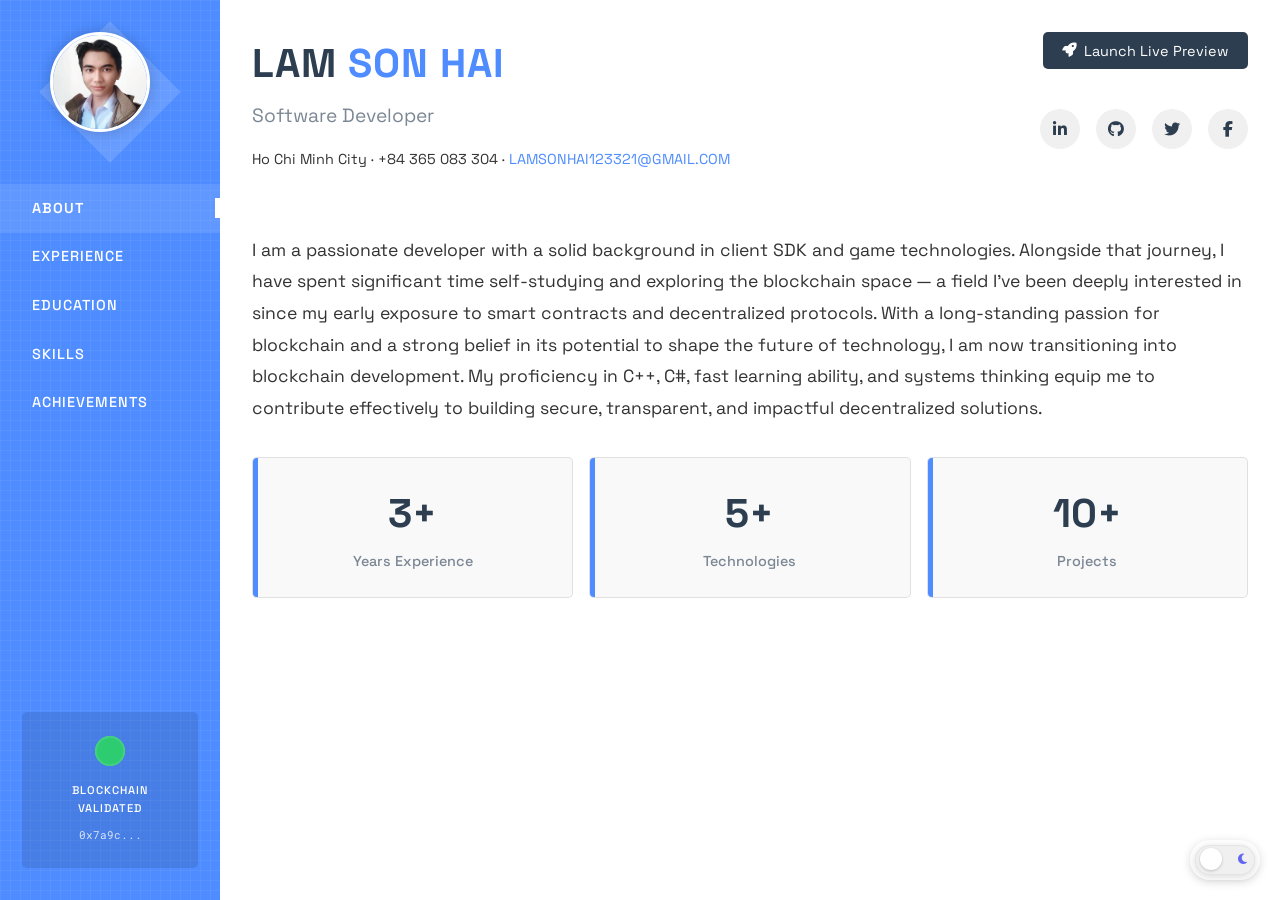
<file: index.html>
<!DOCTYPE html>
<html lang="en" class="light-mode">
<!-- HTML document set up to fit the browser window when viewed in Chrome -->
<head>
    <meta charset="UTF-8">
    <meta name="viewport" content="width=device-width, initial-scale=1.0">
    <title>Lam Son Hai - Blockchain CV</title>
    <link rel="stylesheet" href="styles.css">
    <link rel="stylesheet" href="https://cdnjs.cloudflare.com/ajax/libs/font-awesome/6.4.0/css/all.min.css">
    <style>
        /* Force the page to take up the full browser window */
        html, body {
            margin: 0;
            padding: 0;
            height: 100%;
        }
        
        @media screen and (min-width: 1025px) {
            html, body {
                overflow: hidden;
                height: 100%;
                width: 100%;
            }
        }
        
        @media screen and (max-width: 1024px) {
            html, body {
                overflow-x: hidden;
                overflow-y: auto;
                height: auto;
                min-height: 100%;
            }
        }
        
        body {
            background-image: none !important;
            background-color: var(--background-color);
        }
    </style>
</head>
<body>
    <div class="cv-container">
        <!-- Sidebar Section -->
        <aside class="sidebar">
            <div class="profile-container">
                <div class="profile-image-wrapper">
                    <div class="profile-image">
                        <img src="profile-placeholder.jpg" alt="Lam Son Hai Photo">
                    </div>
                    <div class="profile-hexagon"></div>
                </div>
            </div>
            
            <nav class="sidebar-nav">
                <ul>
                    <li class="active" data-section="about">ABOUT</li>
                    <li data-section="experience">EXPERIENCE</li>
                    <li data-section="education">EDUCATION</li>
                    <li data-section="skills">SKILLS</li>
                    <li data-section="achievements">ACHIEVEMENTS</li>
                </ul>
            </nav>
            
            <div class="blockchain-validation">
                <div class="validation-node">
                    <div class="node-pulse"></div>
                </div>
                <p class="validated-text">BLOCKCHAIN VALIDATED</p>
                <div class="hash-display">0x7a9c...</div>
            </div>
        </aside>

        <!-- Main Content -->
        <main class="main-content">
            <header class="cv-header">
                <div class="header-main">
                    <div class="name-title">
                        <h1 class="name">LAM <span class="highlight">SON HAI</span></h1>
                        <h2 class="subtitle">Software Developer</h2>
                    </div>
                    <div class="contact-info">
                        <p><span>Ho Chi Minh City</span> <span>·</span> <span>+84 365 083 304</span> <span>·</span> <a href="mailto:lamsonhai123321@gmail.com">LAMSONHAI123321@GMAIL.COM</a></p>
                    </div>
                </div>
                <div class="header-actions">
                    <div class="launch-preview">
                        <button id="launchPreview">
                            <i class="fas fa-rocket"></i> Launch Live Preview
                        </button>
                    </div>
                    <div class="social-links">
                        <a href="#" class="social-link"><i class="fab fa-linkedin-in"></i></a>
                        <a href="#" class="social-link"><i class="fab fa-github"></i></a>
                        <a href="#" class="social-link"><i class="fab fa-twitter"></i></a>
                        <a href="#" class="social-link"><i class="fab fa-facebook-f"></i></a>
                    </div>
                </div>
            </header>

            <section id="about" class="cv-section active">
                <div class="section-content">
                    <p class="summary">I am a passionate developer with a solid background in client SDK and game technologies. Alongside that journey, I have spent significant time self-studying and exploring the blockchain space — a field I’ve been deeply interested in since my early exposure to smart contracts and decentralized protocols. With a long-standing passion for blockchain and a strong belief in its potential to shape the future of technology, I am now transitioning into blockchain development. My proficiency in C++, C#, fast learning ability, and systems thinking equip me to contribute effectively to building secure, transparent, and impactful decentralized solutions.</p>
                    
                    <div class="blockchain-stats">
                        <div class="stat-item">
                            <div class="stat-value">3+</div>
                            <div class="stat-label">Years Experience</div>
                        </div>
                        <div class="stat-item">
                            <div class="stat-value">5+</div>
                            <div class="stat-label">Technologies</div>
                        </div>
                        <div class="stat-item">
                            <div class="stat-value">10+</div>
                            <div class="stat-label">Projects</div>
                        </div>
                    </div>
                </div>
            </section>

            <section id="experience" class="cv-section">
                <div class="section-content">
                    <div class="experience-item">
                        <div class="experience-header">
                            <h3 class="position">CLIENT SDK DEVELOPER</h3>
                            <div class="date-range">NOV 2023 - PRESENT</div>
                        </div>
                        <h4 class="company">Smilegate</h4>
                        <ul class="experience-details">
                            <li><strong>StoveLink (Unity):</strong>
                                <ul>
                                    <li>Analyzed and wrote Render Streaming architecture documentation</li>
                                    <li>Integrated Sentry for real-time error tracking in Unity games</li>
                                    <li>Supported mobile and backend teams in debugging and testing streaming games</li>
                                </ul>
                            </li>
                            <li><strong>Stove Launcher V3 - Library Enhancement:</strong>
                                <ul>
                                    <li>Interpreted project requirements and broke down development tasks</li>
                                    <li>Implemented new features, fixed related bugs</li>
                                    <li>Authored internal documentation and onboarding tutorials</li>
                                    <li>Utilized Qt5 for client feature development and Fiddler for investigating bugs</li>
                                    <li>Managed progress tracking and cross-team collaboration</li>
                                </ul>
                            </li>
                            <li><strong>Stove Launcher V3 - Studio:</strong>
                                <ul>
                                    <li>Handled assigned maintenance tasks for the launcher</li>
                                </ul>
                            </li>
                            <li><strong>Team Operations:</strong>
                                <ul>
                                    <li>Served as secretary of the Client team: created/managed Jira tickets and compiled weekly reports</li>
                                </ul>
                            </li>
                        </ul>
                    </div>
                    
                    <div class="experience-item">
                        <div class="experience-header">
                            <h3 class="position">JUNIOR GAME DEVELOPER</h3>
                            <div class="date-range">2022 - 2023</div>
                        </div>
                        <h4 class="company">Fairdos</h4>
                        <ul class="experience-details">
                            <li>Developed slot games using in-house engine (TypeScript, JSON)</li>
                            <li>Reviewed PRs and optimized game logic</li>
                            <li>Coordinated with Art and Sound teams during production</li>
                            <li>Managed build process via TeamCity</li>
                        </ul>
                    </div>
                    
                    <div class="experience-item">
                        <div class="experience-header">
                            <h3 class="position">GAME DEVELOPER & DESIGNER</h3>
                            <div class="date-range">2021 - 2022</div>
                        </div>
                        <h4 class="company">Solar JSC</h4>
                        <ul class="experience-details">
                            <li>Created Game Design Documents (GDD) for casual mobile games</li>
                            <li>Designed levels/maps in Unity and produced promotional videos</li>
                            <li>Researched game ideas and presented proposals to stakeholders</li>
                        </ul>
                    </div>
                </div>
            </section>

            <section id="education" class="cv-section">
                <div class="section-content">
                    <div class="education-item">
                        <div class="education-header">
                            <h3 class="degree">COMPUTER SCIENCE</h3>
                            <div class="date-range">GRADUATED</div>
                        </div>
                        <h4 class="institution">University of Information Technology (UIT)</h4>
                        <p>GPA: 3.31/4.00 (Equivalent: 8.28/10.00)</p>
                    </div>
                </div>
            </section>

            <section id="skills" class="cv-section">
                <div class="section-content">
                    <div class="skills-category">
                        <h3 class="category-title">TECHNICAL SKILLS</h3>
                        <div class="skills-grid">
                            <div class="skill-item">
                                <div class="skill-name">C++</div>
                                <div class="skill-bar">
                                    <div class="skill-progress" style="width: 85%"></div>
                                </div>
                            </div>
                            <div class="skill-item">
                                <div class="skill-name">C#</div>
                                <div class="skill-bar">
                                    <div class="skill-progress" style="width: 90%"></div>
                                </div>
                            </div>
                            <div class="skill-item">
                                <div class="skill-name">TypeScript</div>
                                <div class="skill-bar">
                                    <div class="skill-progress" style="width: 80%"></div>
                                </div>
                            </div>
                            <div class="skill-item">
                                <div class="skill-name">Unity</div>
                                <div class="skill-bar">
                                    <div class="skill-progress" style="width: 85%"></div>
                                </div>
                            </div>
                            <div class="skill-item">
                                <div class="skill-name">Qt5</div>
                                <div class="skill-bar">
                                    <div class="skill-progress" style="width: 75%"></div>
                                </div>
                            </div>
                        </div>
                    </div>
                    
                    <div class="skills-category">
                        <h3 class="category-title">DEVELOPMENT TOOLS</h3>
                        <div class="skill-tags">
                            <span class="skill-tag">Sentry</span>
                            <span class="skill-tag">Fiddler</span>
                            <span class="skill-tag">Jira</span>
                            <span class="skill-tag">Wiki</span>
                            <span class="skill-tag">TeamCity</span>
                        </div>
                    </div>
                    
                    <div class="skills-category">
                        <h3 class="category-title">SOFT SKILLS</h3>
                        <div class="skill-tags">
                            <span class="skill-tag">Problem-solving</span>
                            <span class="skill-tag">Cross-functional Communication</span>
                            <span class="skill-tag">Quick Adaptability</span>
                            <span class="skill-tag">Team Collaboration</span>
                            <span class="skill-tag">Documentation</span>
                        </div>
                    </div>
                    
                    <!-- <div class="skills-category blockchain-skills">
                        <h3 class="category-title">GAME DEVELOPMENT SKILLS</h3>
                        <div class="skill-meters-container">
                            <div class="skill-meter" data-skill="Game Design">
                                <div class="skill-name">Game Design</div>
                                <div class="meter-bar">
                                    <div class="meter-fill" style="width: 75%;"></div>
                                </div>
                                <div class="skill-percent">75%</div>
                            </div>
                            <div class="skill-meter" data-skill="Level Design">
                                <div class="skill-name">Level Design</div>
                                <div class="meter-bar">
                                    <div class="meter-fill" style="width: 80%;"></div>
                                </div>
                                <div class="skill-percent">80%</div>
                            </div>
                            <div class="skill-meter" data-skill="Game Logic">
                                <div class="skill-name">Game Logic</div>
                                <div class="meter-bar">
                                    <div class="meter-fill" style="width: 85%;"></div>
                                </div>
                                <div class="skill-percent">85%</div>
                            </div>
                            <div class="skill-meter" data-skill="Architecture">
                                <div class="skill-name">Architecture</div>
                                <div class="meter-bar">
                                    <div class="meter-fill" style="width: 70%;"></div>
                                </div>
                                <div class="skill-percent">70%</div>
                            </div>
                        </div>
                    </div> -->
                </div>
            </section>

            <section id="achievements" class="cv-section">
                <div class="section-content">
                    <div class="awards-item">
                        <div class="award-header">
                            <h3 class="award-title">WINNER — DUONG DEN VINH QUANG CONTEST</h3>
                        </div>
                    </div>
                    
                    <div class="awards-item">
                        <div class="award-header">
                            <h3 class="award-title">THIRD PRIZE — NATIONAL INTERDISCIPLINARY KNOWLEDGE APPLICATION CONTEST</h3>
                        </div>
                    </div>
                    
                    <div class="awards-item">
                        <div class="award-header">
                            <h3 class="award-title">CONSOLATION PRIZE — SOC TRANG PROVINCIAL PHYSICS EXCELLENCE COMPETITION</h3>
                        </div>
                    </div>
                    
                    <div class="awards-item">
                        <div class="award-header">
                            <h3 class="award-title">ACTIVE MEMBER — RADIO & TELEVISION BROADCASTING CLUB, HCMC NATIONAL UNIVERSITY DORMITORY</h3>
                        </div>
                    </div>
                </div>
            </section>
        </main>
    </div>

    <div class="theme-toggle">
        <label class="switch">
            <input type="checkbox" id="theme-switch">
            <span class="slider round"></span>
            <span class="icon-light"><i class="fas fa-sun"></i></span>
            <span class="icon-dark"><i class="fas fa-moon"></i></span>
        </label>
    </div>
    
    <div class="fullscreen-toggle" id="fullscreen-toggle">
        <i class="fas fa-expand" id="fullscreen-icon"></i>
    </div>

    <script src="script.js"></script>
    <script src="dark-mode.js"></script>
    <script src="fullscreen.js"></script>
    
    <!-- Additional styles specific to this CV -->
    <style>
        :root {
            --primary-color: #4e8cff;  /* Changed to blue for a technology feel */
            --secondary-color: #2c3e50;
            --sidebar-color: #4e8cff;
        }
        
        /* Additional styles for game development skill meters */
        .blockchain-skills {
            margin-top: 2rem;
            padding: 1.5rem;
            background-color: rgba(78, 140, 255, 0.05);
            border-radius: var(--border-radius);
            border-left: 3px solid var(--primary-color);
        }
        
        .skill-meters-container {
            margin-top: 1rem;
        }
        
        .skill-meter {
            margin-bottom: 1.2rem;
            position: relative;
        }
        
        .meter-bar {
            height: 12px;
            background-color: rgba(0, 0, 0, 0.1);
            border-radius: 10px;
            overflow: hidden;
            margin: 5px 0;
        }
        
        .meter-fill {
            height: 100%;
            background: linear-gradient(90deg, var(--primary-color), #6c5ce7);
            border-radius: 10px;
            position: relative;
            transition: width 1.5s ease-in-out;
        }
        
        .meter-fill::after {
            content: '';
            position: absolute;
            top: 0;
            left: 0;
            width: 100%;
            height: 100%;
            background: linear-gradient(90deg, rgba(255, 255, 255, 0.1) 25%, transparent 25%, transparent 50%, rgba(255, 255, 255, 0.1) 50%, rgba(255, 255, 255, 0.1) 75%, transparent 75%);
            background-size: 30px 30px;
            animation: meter-animation 2s linear infinite;
        }
        
        @keyframes meter-animation {
            0% { background-position: 0 0; }
            100% { background-position: 60px 0; }
        }
        
        .skill-name {
            display: flex;
            justify-content: space-between;
            font-weight: 500;
        }
        
        .skill-percent {
            font-size: 0.8rem;
            color: var(--primary-color);
            font-family: 'Roboto Mono', monospace;
            text-align: right;
        }
        
        /* Custom connection lines between skills */
        .connection-lines {
            position: absolute;
            top: 0;
            left: 0;
            width: 100%;
            height: 100%;
            pointer-events: none;
        }
        
        /* Browser fit mode styles */
        body.browser-fit-mode {
            padding: 0;
            margin: 0;
            overflow: hidden;
            height: 100vh;
            width: 100vw;
        }
        
        body.browser-fit-mode .cv-container {
            max-width: 100%;
            width: 100%;
            height: 100vh;
            margin: 0;
            border-radius: 0;
            box-shadow: none;
        }
        
        body.browser-fit-mode .main-content {
            max-height: 100vh;
            overflow-y: auto;
        }
        
        /* Make sure the cv-container takes up the full height */
        html, body {
            height: 100%;
            margin: 0;
        }
        
        .fullscreen-toggle {
            position: fixed;
            bottom: 20px;
            right: 90px; /* Moved to the left of the theme toggle */
            width: 40px;
            height: 40px;
            background-color: var(--primary-color);
            color: white;
            border-radius: 50%;
            display: flex;
            align-items: center;
            justify-content: center;
            cursor: pointer;
            z-index: 1000;
            box-shadow: 0 2px 10px rgba(0, 0, 0, 0.2);
            transition: all 0.3s ease;
        }
        
        .fullscreen-toggle:hover {
            transform: scale(1.1);
            box-shadow: 0 4px 15px rgba(0, 0, 0, 0.3);
        }
        
        /* Nested list styling for experience details */
        .experience-details > li {
            margin-bottom: 15px;
        }
        
        .experience-details > li > strong {
            color: var(--primary-color);
            display: inline-block;
            margin-bottom: 5px;
            font-family: 'Space Grotesk', sans-serif;
            position: relative;
        }
        
        .experience-details > li > strong::after {
            content: '';
            position: absolute;
            bottom: -2px;
            left: 0;
            width: 100%;
            height: 1px;
            background-color: rgba(78, 140, 255, 0.3);
        }
        
        .experience-details > li > ul {
            margin-top: 5px;
            margin-left: 20px;
            list-style-type: none;
        }
        
        .experience-details > li > ul > li {
            margin-bottom: 3px;
            position: relative;
        }
        
        .experience-details > li > ul > li::before {
            content: '⚡';
            position: absolute;
            left: -20px;
            color: var(--primary-color);
            opacity: 0.7;
            font-size: 0.8rem;
        }
        
        /* For the achievements section */
        .awards-item {
            background-color: rgba(78, 140, 255, 0.05);
            padding: 1rem;
            border-radius: var(--border-radius);
            margin-bottom: 1rem;
            transition: all 0.3s ease;
            position: relative;
            overflow: hidden;
        }
        
        .awards-item::before {
            content: '';
            position: absolute;
            top: 0;
            left: 0;
            width: 5px;
            height: 100%;
            background-color: var(--primary-color);
        }
        
        .awards-item:hover {
            transform: translateX(5px);
            background-color: rgba(78, 140, 255, 0.1);
        }
        
        /* Dark Mode Styles */
        :root {
            --primary-color: #4e8cff;
            --secondary-color: #2c3e50;
            --accent-color: #00adb5;
            --background-color: #f0f3f6;
            --sidebar-color: #4e8cff;
            --text-color: #333;
            --text-light: #7b8794;
            --card-bg: #fff;
            --text-inverse: #fff;
            --border-radius: 5px;
            --transition-speed: 0.3s;
            --box-shadow: 0 5px 15px rgba(0, 0, 0, 0.1);
            --grid-pattern: rgba(78, 140, 255, 0.1);
            --meter-bg: rgba(0, 0, 0, 0.1);
            --skill-bg: #f0f0f0;
            --award-bg: rgba(78, 140, 255, 0.05);
            --award-hover: rgba(78, 140, 255, 0.1);
            --stat-bg: #f9f9f9;
            --border-color: rgba(0, 0, 0, 0.1);
        }
        
        html.dark-mode {
            --primary-color: #60a5fa;
            --secondary-color: #e2e8f0;
            --accent-color: #0fa5b3;
            --background-color: #0f172a;
            --sidebar-color: #1e40af;
            --text-color: #e2e8f0;
            --text-light: #94a3b8;
            --card-bg: #1e293b;
            --text-inverse: #f1f5f9;
            --box-shadow: 0 5px 15px rgba(0, 0, 0, 0.4);
            --grid-pattern: rgba(96, 165, 250, 0.1);
            --meter-bg: rgba(255, 255, 255, 0.1);
            --skill-bg: #334155;
            --award-bg: rgba(96, 165, 250, 0.1);
            --award-hover: rgba(96, 165, 250, 0.2);
            --stat-bg: #1e293b;
            --border-color: rgba(255, 255, 255, 0.1);
        }
        
        body {
            background-color: var(--background-color);
            color: var(--text-color);
        }
        
        .cv-container {
            background-color: var(--card-bg);
        }

        /* Theme Toggle Switch */
        .theme-toggle {
            position: fixed;
            bottom: 20px;
            right: 20px;
            z-index: 1001;
            transition: all 0.3s ease;
            background-color: white;
            border-radius: 20px;
            padding: 5px;
            box-shadow: 0 2px 10px rgba(0, 0, 0, 0.15);
        }

        .theme-toggle:hover {
            transform: scale(1.05);
            box-shadow: 0 4px 15px rgba(0, 0, 0, 0.2);
        }

        .switch {
            position: relative;
            display: inline-block;
            width: 60px;
            height: 30px;
        }

        .switch input {
            opacity: 0;
            width: 0;
            height: 0;
        }

        .slider {
            position: absolute;
            cursor: pointer;
            top: 0;
            left: 0;
            right: 0;
            bottom: 0;
            background-color: #f0f0f0;
            transition: .4s;
            box-shadow: 0 2px 8px rgba(0, 0, 0, 0.15);
            border: 1px solid rgba(0, 0, 0, 0.05);
        }

        .slider:before {
            position: absolute;
            content: "";
            height: 22px;
            width: 22px;
            left: 4px;
            bottom: 4px;
            background-color: white;
            transition: .4s;
            z-index: 2;
            box-shadow: 0 1px 3px rgba(0, 0, 0, 0.2);
        }

        .icon-light, .icon-dark {
            position: absolute;
            top: 50%;
            transform: translateY(-50%);
            font-size: 12px;
            z-index: 1;
        }

        .icon-light {
            left: 8px;
            color: #f59e0b;
        }

        .icon-dark {
            right: 8px;
            color: #6366f1;
        }

        input:checked + .slider {
            background-color: #1e40af;
            border-color: rgba(255, 255, 255, 0.1);
        }

        input:checked + .slider:before {
            transform: translateX(30px);
            background-color: #f9fafb;
        }

        .slider.round {
            border-radius: 34px;
        }

        .slider.round:before {
            border-radius: 50%;
        }
        
        html.dark-mode .theme-toggle {
            background-color: #1e293b;
            box-shadow: 0 2px 10px rgba(0, 0, 0, 0.4);
        }
        
        /* Dark mode adjustments */
        html.dark-mode .name {
            color: var(--secondary-color);
        }
        
        html.dark-mode .date-range {
            background-color: #334155;
        }
        
        html.dark-mode .skill-tag {
            background-color: var(--skill-bg);
            color: var(--text-color);
        }
        
        html.dark-mode .skill-tag:hover {
            background-color: var(--primary-color);
            color: var(--text-inverse);
        }
        
        html.dark-mode .skill-bar {
            background-color: var(--skill-bg);
        }
        
        html.dark-mode .experience-item, 
        html.dark-mode .education-item {
            border-bottom-color: var(--border-color);
        }
        
        html.dark-mode .meter-bar {
            background-color: var(--meter-bg);
        }
        
        html.dark-mode .skill-progress {
            background-color: var(--primary-color);
        }
        
        html.dark-mode .awards-item {
            background-color: var(--award-bg);
        }
        
        html.dark-mode .awards-item:hover {
            background-color: var(--award-hover);
        }
        
        html.dark-mode .stat-item {
            background-color: var(--stat-bg);
            border-color: var(--border-color);
        }
        
        html.dark-mode .blockchain-skills {
            background-color: var(--award-bg);
        }
        
        html.dark-mode .social-link {
            background-color: #334155;
            color: var(--text-color);
        }
        
        html.dark-mode .social-link:hover {
            background-color: var(--primary-color);
            color: var(--text-inverse);
        }
        
        /* Fix for Launch Live Preview button in dark mode */
        html.dark-mode #launchPreview {
            background-color: #60a5fa;
            color: #0f172a;
            font-weight: 500;
            box-shadow: 0 2px 15px rgba(96, 165, 250, 0.4);
            border: 1px solid rgba(255, 255, 255, 0.2);
        }
        
        html.dark-mode #launchPreview:hover {
            background-color: #93c5fd;
            box-shadow: 0 4px 20px rgba(96, 165, 250, 0.6);
            transform: translateY(-3px);
            border: 1px solid rgba(255, 255, 255, 0.4);
        }
        /* Mobile responsiveness tweaks */
        @media screen and (max-width: 768px) {
            .blockchain-skills {
                padding: 1rem;
            }
            
            .award-title {
                font-size: 0.9rem;
            }

            .theme-toggle {
                bottom: 10px;
                right: 10px;
            }

            .switch {
                width: 50px;
                height: 26px;
            }

            .slider:before {
                height: 18px;
                width: 18px;
            }

            input:checked + .slider:before {
                transform: translateX(24px);
            }
        }
        
        /* Blockchain decoration */
        .blockchain-decoration {
            position: fixed;
            top: 0;
            left: 0;
            width: 100%;
            height: 100%;
            pointer-events: none;
            z-index: -1;
            overflow: hidden;
        }
        
        .block-connections {
            position: absolute;
            top: 0;
            left: 0;
            width: 100%;
            height: 100%;
        }
</html>
</file>
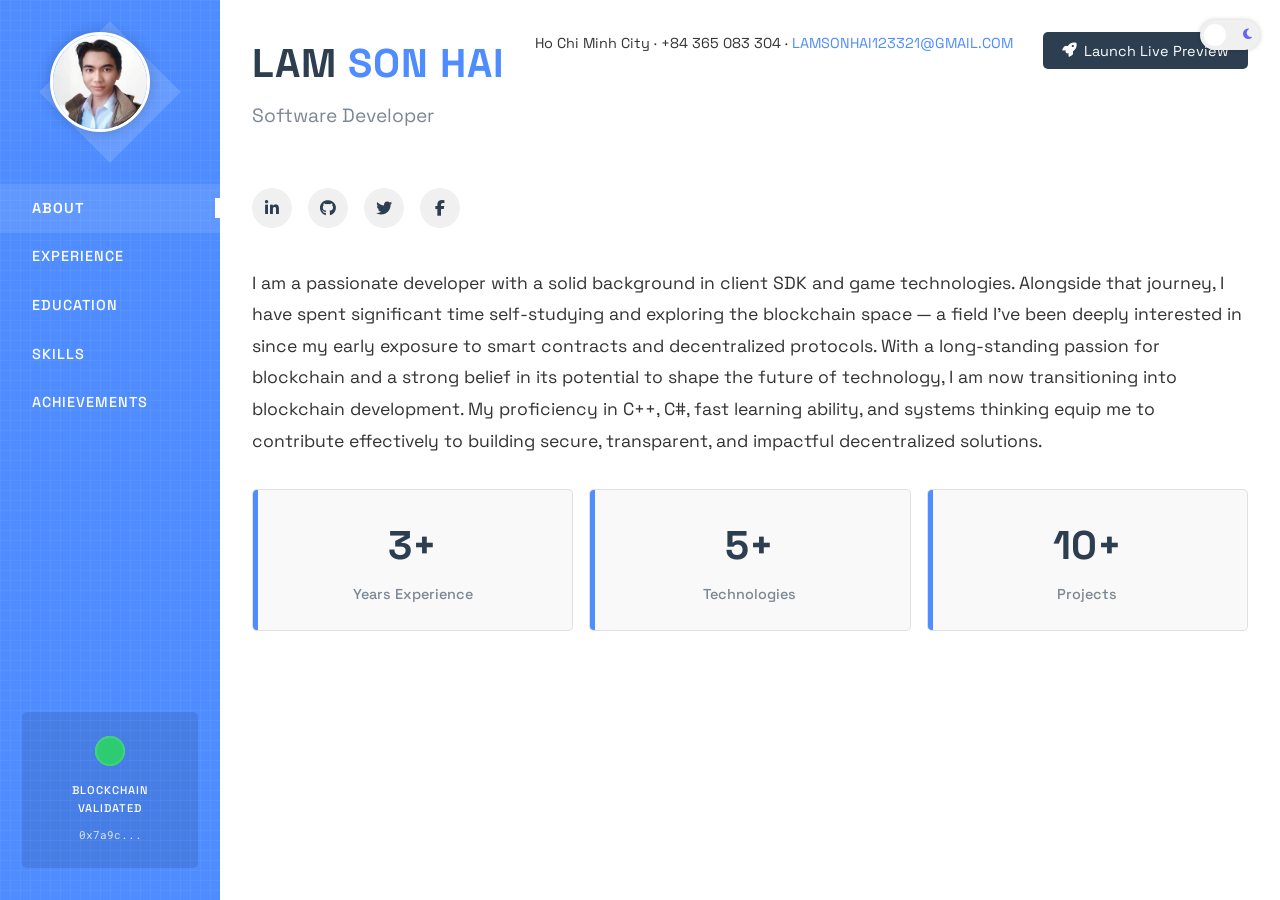
<file: lam_son_hai_cv.html>
<!DOCTYPE html>
<html lang="en" class="light-mode">
<!-- HTML document set up to fit the browser window when viewed in Chrome -->
<head>
    <meta charset="UTF-8">
    <meta name="viewport" content="width=device-width, initial-scale=1.0">
    <title>Lam Son Hai - Blockchain CV</title>
    <link rel="stylesheet" href="styles.css">
    <link rel="stylesheet" href="https://cdnjs.cloudflare.com/ajax/libs/font-awesome/6.4.0/css/all.min.css">
    <style>
        /* Force the page to take up the full browser window */
        html, body {
            margin: 0;
            padding: 0;
            overflow: hidden;
            height: 100%;
            width: 100%;
        }
        
        body {
            background-image: none !important;
            background-color: var(--background-color);
        }
    </style>
</head>
<body>
    <div class="cv-container">
        <!-- Sidebar Section -->
        <aside class="sidebar">
            <div class="profile-container">
                <div class="profile-image-wrapper">
                    <div class="profile-image">
                        <img src="profile-placeholder.jpg" alt="Lam Son Hai Photo">
                    </div>
                    <div class="profile-hexagon"></div>
                </div>
            </div>
            
            <nav class="sidebar-nav">
                <ul>
                    <li class="active" data-section="about">ABOUT</li>
                    <li data-section="experience">EXPERIENCE</li>
                    <li data-section="education">EDUCATION</li>
                    <li data-section="skills">SKILLS</li>
                    <li data-section="achievements">ACHIEVEMENTS</li>
                </ul>
            </nav>
            
            <div class="blockchain-validation">
                <div class="validation-node">
                    <div class="node-pulse"></div>
                </div>
                <p class="validated-text">BLOCKCHAIN VALIDATED</p>
                <div class="hash-display">0x7a9c...</div>
            </div>
        </aside>

        <!-- Main Content -->
        <main class="main-content">
            <header class="cv-header">
                <div class="name-title">
                    <h1 class="name">LAM <span class="highlight">SON HAI</span></h1>
                    <h2 class="subtitle">Software Developer</h2>
                </div>
                <div class="contact-info">
                    <p>Ho Chi Minh City · +84 365 083 304 · <a href="mailto:lamsonhai123321@gmail.com">LAMSONHAI123321@GMAIL.COM</a></p>
                </div>
                <div class="launch-preview">
                    <button id="launchPreview">
                        <i class="fas fa-rocket"></i> Launch Live Preview
                    </button>
                </div>
                <div class="social-links">
                    <a href="#" class="social-link"><i class="fab fa-linkedin-in"></i></a>
                    <a href="#" class="social-link"><i class="fab fa-github"></i></a>
                    <a href="#" class="social-link"><i class="fab fa-twitter"></i></a>
                    <a href="#" class="social-link"><i class="fab fa-facebook-f"></i></a>
                </div>
            </header>

            <section id="about" class="cv-section active">
                <div class="section-content">
                    <p class="summary">I am a passionate developer with a solid background in client SDK and game technologies. Alongside that journey, I have spent significant time self-studying and exploring the blockchain space — a field I’ve been deeply interested in since my early exposure to smart contracts and decentralized protocols. With a long-standing passion for blockchain and a strong belief in its potential to shape the future of technology, I am now transitioning into blockchain development. My proficiency in C++, C#, fast learning ability, and systems thinking equip me to contribute effectively to building secure, transparent, and impactful decentralized solutions.</p>
                    
                    <div class="blockchain-stats">
                        <div class="stat-item">
                            <div class="stat-value">3+</div>
                            <div class="stat-label">Years Experience</div>
                        </div>
                        <div class="stat-item">
                            <div class="stat-value">5+</div>
                            <div class="stat-label">Technologies</div>
                        </div>
                        <div class="stat-item">
                            <div class="stat-value">10+</div>
                            <div class="stat-label">Projects</div>
                        </div>
                    </div>
                </div>
            </section>

            <section id="experience" class="cv-section">
                <div class="section-content">
                    <div class="experience-item">
                        <div class="experience-header">
                            <h3 class="position">CLIENT SDK DEVELOPER</h3>
                            <div class="date-range">NOV 2023 - PRESENT</div>
                        </div>
                        <h4 class="company">Smilegate</h4>
                        <ul class="experience-details">
                            <li><strong>StoveLink (Unity):</strong>
                                <ul>
                                    <li>Analyzed and wrote Render Streaming architecture documentation</li>
                                    <li>Integrated Sentry for real-time error tracking in Unity games</li>
                                    <li>Supported mobile and backend teams in debugging and testing streaming games</li>
                                </ul>
                            </li>
                            <li><strong>Stove Launcher V3 - Library Enhancement:</strong>
                                <ul>
                                    <li>Interpreted project requirements and broke down development tasks</li>
                                    <li>Implemented new features, fixed related bugs</li>
                                    <li>Authored internal documentation and onboarding tutorials</li>
                                    <li>Utilized Qt5 for client feature development and Fiddler for investigating bugs</li>
                                    <li>Managed progress tracking and cross-team collaboration</li>
                                </ul>
                            </li>
                            <li><strong>Stove Launcher V3 - Studio:</strong>
                                <ul>
                                    <li>Handled assigned maintenance tasks for the launcher</li>
                                </ul>
                            </li>
                            <li><strong>Team Operations:</strong>
                                <ul>
                                    <li>Served as secretary of the Client team: created/managed Jira tickets and compiled weekly reports</li>
                                </ul>
                            </li>
                        </ul>
                    </div>
                    
                    <div class="experience-item">
                        <div class="experience-header">
                            <h3 class="position">JUNIOR GAME DEVELOPER</h3>
                            <div class="date-range">2022 - 2023</div>
                        </div>
                        <h4 class="company">Fairdos</h4>
                        <ul class="experience-details">
                            <li>Developed slot games using in-house engine (TypeScript, JSON)</li>
                            <li>Reviewed PRs and optimized game logic</li>
                            <li>Coordinated with Art and Sound teams during production</li>
                            <li>Managed build process via TeamCity</li>
                        </ul>
                    </div>
                    
                    <div class="experience-item">
                        <div class="experience-header">
                            <h3 class="position">GAME DEVELOPER & DESIGNER</h3>
                            <div class="date-range">2021 - 2022</div>
                        </div>
                        <h4 class="company">Solar JSC</h4>
                        <ul class="experience-details">
                            <li>Created Game Design Documents (GDD) for casual mobile games</li>
                            <li>Designed levels/maps in Unity and produced promotional videos</li>
                            <li>Researched game ideas and presented proposals to stakeholders</li>
                        </ul>
                    </div>
                </div>
            </section>

            <section id="education" class="cv-section">
                <div class="section-content">
                    <div class="education-item">
                        <div class="education-header">
                            <h3 class="degree">COMPUTER SCIENCE</h3>
                            <div class="date-range">GRADUATED</div>
                        </div>
                        <h4 class="institution">University of Information Technology (UIT)</h4>
                        <p>GPA: 3.31/4.00 (Equivalent: 8.28/10.00)</p>
                    </div>
                </div>
            </section>

            <section id="skills" class="cv-section">
                <div class="section-content">
                    <div class="skills-category">
                        <h3 class="category-title">TECHNICAL SKILLS</h3>
                        <div class="skills-grid">
                            <div class="skill-item">
                                <div class="skill-name">C++</div>
                                <div class="skill-bar">
                                    <div class="skill-progress" style="width: 85%"></div>
                                </div>
                            </div>
                            <div class="skill-item">
                                <div class="skill-name">C#</div>
                                <div class="skill-bar">
                                    <div class="skill-progress" style="width: 90%"></div>
                                </div>
                            </div>
                            <div class="skill-item">
                                <div class="skill-name">TypeScript</div>
                                <div class="skill-bar">
                                    <div class="skill-progress" style="width: 80%"></div>
                                </div>
                            </div>
                            <div class="skill-item">
                                <div class="skill-name">Unity</div>
                                <div class="skill-bar">
                                    <div class="skill-progress" style="width: 85%"></div>
                                </div>
                            </div>
                            <div class="skill-item">
                                <div class="skill-name">Qt5</div>
                                <div class="skill-bar">
                                    <div class="skill-progress" style="width: 75%"></div>
                                </div>
                            </div>
                        </div>
                    </div>
                    
                    <div class="skills-category">
                        <h3 class="category-title">DEVELOPMENT TOOLS</h3>
                        <div class="skill-tags">
                            <span class="skill-tag">Sentry</span>
                            <span class="skill-tag">Fiddler</span>
                            <span class="skill-tag">Jira</span>
                            <span class="skill-tag">Wiki</span>
                            <span class="skill-tag">TeamCity</span>
                        </div>
                    </div>
                    
                    <div class="skills-category">
                        <h3 class="category-title">SOFT SKILLS</h3>
                        <div class="skill-tags">
                            <span class="skill-tag">Problem-solving</span>
                            <span class="skill-tag">Cross-functional Communication</span>
                            <span class="skill-tag">Quick Adaptability</span>
                            <span class="skill-tag">Team Collaboration</span>
                            <span class="skill-tag">Documentation</span>
                        </div>
                    </div>
                    
                    <!-- <div class="skills-category blockchain-skills">
                        <h3 class="category-title">GAME DEVELOPMENT SKILLS</h3>
                        <div class="skill-meters-container">
                            <div class="skill-meter" data-skill="Game Design">
                                <div class="skill-name">Game Design</div>
                                <div class="meter-bar">
                                    <div class="meter-fill" style="width: 75%;"></div>
                                </div>
                                <div class="skill-percent">75%</div>
                            </div>
                            <div class="skill-meter" data-skill="Level Design">
                                <div class="skill-name">Level Design</div>
                                <div class="meter-bar">
                                    <div class="meter-fill" style="width: 80%;"></div>
                                </div>
                                <div class="skill-percent">80%</div>
                            </div>
                            <div class="skill-meter" data-skill="Game Logic">
                                <div class="skill-name">Game Logic</div>
                                <div class="meter-bar">
                                    <div class="meter-fill" style="width: 85%;"></div>
                                </div>
                                <div class="skill-percent">85%</div>
                            </div>
                            <div class="skill-meter" data-skill="Architecture">
                                <div class="skill-name">Architecture</div>
                                <div class="meter-bar">
                                    <div class="meter-fill" style="width: 70%;"></div>
                                </div>
                                <div class="skill-percent">70%</div>
                            </div>
                        </div>
                    </div> -->
                </div>
            </section>

            <section id="achievements" class="cv-section">
                <div class="section-content">
                    <div class="awards-item">
                        <div class="award-header">
                            <h3 class="award-title">WINNER — DUONG DEN VINH QUANG CONTEST</h3>
                        </div>
                    </div>
                    
                    <div class="awards-item">
                        <div class="award-header">
                            <h3 class="award-title">THIRD PRIZE — NATIONAL INTERDISCIPLINARY KNOWLEDGE APPLICATION CONTEST</h3>
                        </div>
                    </div>
                    
                    <div class="awards-item">
                        <div class="award-header">
                            <h3 class="award-title">CONSOLATION PRIZE — SOC TRANG PROVINCIAL PHYSICS EXCELLENCE COMPETITION</h3>
                        </div>
                    </div>
                    
                    <div class="awards-item">
                        <div class="award-header">
                            <h3 class="award-title">ACTIVE MEMBER — RADIO & TELEVISION BROADCASTING CLUB, HCMC NATIONAL UNIVERSITY DORMITORY</h3>
                        </div>
                    </div>
                </div>
            </section>
        </main>
    </div>

    <div class="theme-toggle">
        <label class="switch">
            <input type="checkbox" id="theme-switch">
            <span class="slider round"></span>
            <span class="icon-light"><i class="fas fa-sun"></i></span>
            <span class="icon-dark"><i class="fas fa-moon"></i></span>
        </label>
    </div>
    
    <div class="fullscreen-toggle" id="fullscreen-toggle">
        <i class="fas fa-expand" id="fullscreen-icon"></i>
    </div>

    <script src="script.js"></script>
    <script src="dark-mode.js"></script>
    <script src="fullscreen.js"></script>
    
    <!-- Additional styles specific to this CV -->
    <style>
        :root {
            --primary-color: #4e8cff;  /* Changed to blue for a technology feel */
            --secondary-color: #2c3e50;
            --sidebar-color: #4e8cff;
        }
        
        /* Additional styles for game development skill meters */
        .blockchain-skills {
            margin-top: 2rem;
            padding: 1.5rem;
            background-color: rgba(78, 140, 255, 0.05);
            border-radius: var(--border-radius);
            border-left: 3px solid var(--primary-color);
        }
        
        .skill-meters-container {
            margin-top: 1rem;
        }
        
        .skill-meter {
            margin-bottom: 1.2rem;
            position: relative;
        }
        
        .meter-bar {
            height: 12px;
            background-color: rgba(0, 0, 0, 0.1);
            border-radius: 10px;
            overflow: hidden;
            margin: 5px 0;
        }
        
        .meter-fill {
            height: 100%;
            background: linear-gradient(90deg, var(--primary-color), #6c5ce7);
            border-radius: 10px;
            position: relative;
            transition: width 1.5s ease-in-out;
        }
        
        .meter-fill::after {
            content: '';
            position: absolute;
            top: 0;
            left: 0;
            width: 100%;
            height: 100%;
            background: linear-gradient(90deg, rgba(255, 255, 255, 0.1) 25%, transparent 25%, transparent 50%, rgba(255, 255, 255, 0.1) 50%, rgba(255, 255, 255, 0.1) 75%, transparent 75%);
            background-size: 30px 30px;
            animation: meter-animation 2s linear infinite;
        }
        
        @keyframes meter-animation {
            0% { background-position: 0 0; }
            100% { background-position: 60px 0; }
        }
        
        .skill-name {
            display: flex;
            justify-content: space-between;
            font-weight: 500;
        }
        
        .skill-percent {
            font-size: 0.8rem;
            color: var(--primary-color);
            font-family: 'Roboto Mono', monospace;
            text-align: right;
        }
        
        /* Custom connection lines between skills */
        .connection-lines {
            position: absolute;
            top: 0;
            left: 0;
            width: 100%;
            height: 100%;
            pointer-events: none;
        }
        
        /* Browser fit mode styles */
        body.browser-fit-mode {
            padding: 0;
            margin: 0;
            overflow: hidden;
            height: 100vh;
            width: 100vw;
        }
        
        body.browser-fit-mode .cv-container {
            max-width: 100%;
            width: 100%;
            height: 100vh;
            margin: 0;
            border-radius: 0;
            box-shadow: none;
        }
        
        body.browser-fit-mode .main-content {
            max-height: 100vh;
            overflow-y: auto;
        }
        
        /* Make sure the cv-container takes up the full height */
        html, body {
            height: 100%;
            margin: 0;
        }
        
        .fullscreen-toggle {
            position: fixed;
            bottom: 20px;
            right: 20px;
            width: 40px;
            height: 40px;
            background-color: var(--primary-color);
            color: white;
            border-radius: 50%;
            display: flex;
            align-items: center;
            justify-content: center;
            cursor: pointer;
            z-index: 1000;
            box-shadow: 0 2px 10px rgba(0, 0, 0, 0.2);
            transition: all 0.3s ease;
        }
        
        .fullscreen-toggle:hover {
            transform: scale(1.1);
            box-shadow: 0 4px 15px rgba(0, 0, 0, 0.3);
        }
        
        /* Nested list styling for experience details */
        .experience-details > li {
            margin-bottom: 15px;
        }
        
        .experience-details > li > strong {
            color: var(--primary-color);
            display: inline-block;
            margin-bottom: 5px;
            font-family: 'Space Grotesk', sans-serif;
            position: relative;
        }
        
        .experience-details > li > strong::after {
            content: '';
            position: absolute;
            bottom: -2px;
            left: 0;
            width: 100%;
            height: 1px;
            background-color: rgba(78, 140, 255, 0.3);
        }
        
        .experience-details > li > ul {
            margin-top: 5px;
            margin-left: 20px;
            list-style-type: none;
        }
        
        .experience-details > li > ul > li {
            margin-bottom: 3px;
            position: relative;
        }
        
        .experience-details > li > ul > li::before {
            content: '⚡';
            position: absolute;
            left: -20px;
            color: var(--primary-color);
            opacity: 0.7;
            font-size: 0.8rem;
        }
        
        /* For the achievements section */
        .awards-item {
            background-color: rgba(78, 140, 255, 0.05);
            padding: 1rem;
            border-radius: var(--border-radius);
            margin-bottom: 1rem;
            transition: all 0.3s ease;
            position: relative;
            overflow: hidden;
        }
        
        .awards-item::before {
            content: '';
            position: absolute;
            top: 0;
            left: 0;
            width: 5px;
            height: 100%;
            background-color: var(--primary-color);
        }
        
        .awards-item:hover {
            transform: translateX(5px);
            background-color: rgba(78, 140, 255, 0.1);
        }
        
        /* Dark Mode Styles */
        :root {
            --primary-color: #4e8cff;
            --secondary-color: #2c3e50;
            --accent-color: #00adb5;
            --background-color: #f0f3f6;
            --sidebar-color: #4e8cff;
            --text-color: #333;
            --text-light: #7b8794;
            --card-bg: #fff;
            --text-inverse: #fff;
            --border-radius: 5px;
            --transition-speed: 0.3s;
            --box-shadow: 0 5px 15px rgba(0, 0, 0, 0.1);
            --grid-pattern: rgba(78, 140, 255, 0.1);
            --meter-bg: rgba(0, 0, 0, 0.1);
            --skill-bg: #f0f0f0;
            --award-bg: rgba(78, 140, 255, 0.05);
            --award-hover: rgba(78, 140, 255, 0.1);
            --stat-bg: #f9f9f9;
            --border-color: rgba(0, 0, 0, 0.1);
        }
        
        html.dark-mode {
            --primary-color: #60a5fa;
            --secondary-color: #e2e8f0;
            --accent-color: #0fa5b3;
            --background-color: #0f172a;
            --sidebar-color: #1e40af;
            --text-color: #e2e8f0;
            --text-light: #94a3b8;
            --card-bg: #1e293b;
            --text-inverse: #f1f5f9;
            --box-shadow: 0 5px 15px rgba(0, 0, 0, 0.4);
            --grid-pattern: rgba(96, 165, 250, 0.1);
            --meter-bg: rgba(255, 255, 255, 0.1);
            --skill-bg: #334155;
            --award-bg: rgba(96, 165, 250, 0.1);
            --award-hover: rgba(96, 165, 250, 0.2);
            --stat-bg: #1e293b;
            --border-color: rgba(255, 255, 255, 0.1);
        }
        
        body {
            background-color: var(--background-color);
            color: var(--text-color);
        }
        
        .cv-container {
            background-color: var(--card-bg);
        }

        /* Theme Toggle Switch */
        .theme-toggle {
            position: fixed;
            top: 20px;
            right: 20px;
            z-index: 100;
        }

        .switch {
            position: relative;
            display: inline-block;
            width: 60px;
            height: 30px;
        }

        .switch input {
            opacity: 0;
            width: 0;
            height: 0;
        }

        .slider {
            position: absolute;
            cursor: pointer;
            top: 0;
            left: 0;
            right: 0;
            bottom: 0;
            background-color: #f0f0f0;
            transition: .4s;
            box-shadow: 0 0 5px rgba(0, 0, 0, 0.2);
        }

        .slider:before {
            position: absolute;
            content: "";
            height: 22px;
            width: 22px;
            left: 4px;
            bottom: 4px;
            background-color: white;
            transition: .4s;
            z-index: 2;
        }

        .icon-light, .icon-dark {
            position: absolute;
            top: 50%;
            transform: translateY(-50%);
            font-size: 12px;
            z-index: 1;
        }

        .icon-light {
            left: 8px;
            color: #f59e0b;
        }

        .icon-dark {
            right: 8px;
            color: #6366f1;
        }

        input:checked + .slider {
            background-color: #334155;
        }

        input:checked + .slider:before {
            transform: translateX(30px);
        }

        .slider.round {
            border-radius: 34px;
        }

        .slider.round:before {
            border-radius: 50%;
        }
        
        /* Dark mode adjustments */
        html.dark-mode .name {
            color: var(--secondary-color);
        }
        
        html.dark-mode .date-range {
            background-color: #334155;
        }
        
        html.dark-mode .skill-tag {
            background-color: var(--skill-bg);
            color: var(--text-color);
        }
        
        html.dark-mode .skill-tag:hover {
            background-color: var(--primary-color);
            color: var(--text-inverse);
        }
        
        html.dark-mode .skill-bar {
            background-color: var(--skill-bg);
        }
        
        html.dark-mode .experience-item, 
        html.dark-mode .education-item {
            border-bottom-color: var(--border-color);
        }
        
        html.dark-mode .meter-bar {
            background-color: var(--meter-bg);
        }
        
        html.dark-mode .skill-progress {
            background-color: var(--primary-color);
        }
        
        html.dark-mode .awards-item {
            background-color: var(--award-bg);
        }
        
        html.dark-mode .awards-item:hover {
            background-color: var(--award-hover);
        }
        
        html.dark-mode .stat-item {
            background-color: var(--stat-bg);
            border-color: var(--border-color);
        }
        
        html.dark-mode .blockchain-skills {
            background-color: var(--award-bg);
        }
        
        html.dark-mode .social-link {
            background-color: #334155;
            color: var(--text-color);
        }
        
        html.dark-mode .social-link:hover {
            background-color: var(--primary-color);
            color: var(--text-inverse);
        }
        
        /* Fix for Launch Live Preview button in dark mode */
        html.dark-mode #launchPreview {
            background-color: #60a5fa;
            color: #0f172a;
            font-weight: 500;
            box-shadow: 0 2px 15px rgba(96, 165, 250, 0.4);
            border: 1px solid rgba(255, 255, 255, 0.2);
        }
        
        html.dark-mode #launchPreview:hover {
            background-color: #93c5fd;
            box-shadow: 0 4px 20px rgba(96, 165, 250, 0.6);
            transform: translateY(-3px);
            border: 1px solid rgba(255, 255, 255, 0.4);
        }
        /* Mobile responsiveness tweaks */
        @media screen and (max-width: 768px) {
            .blockchain-skills {
                padding: 1rem;
            }
            
            .award-title {
                font-size: 0.9rem;
            }

            .theme-toggle {
                top: 10px;
                right: 10px;
            }

            .switch {
                width: 50px;
                height: 26px;
            }

            .slider:before {
                height: 18px;
                width: 18px;
            }

            input:checked + .slider:before {
                transform: translateX(24px);
            }
        }
        
        /* Blockchain decoration */
        .blockchain-decoration {
            position: fixed;
            top: 0;
            left: 0;
            width: 100%;
            height: 100%;
            pointer-events: none;
            z-index: -1;
            overflow: hidden;
        }
        
        .block-connections {
            position: absolute;
            top: 0;
            left: 0;
            width: 100%;
            height: 100%;
        }
</html>
</file>
<file: styles.css>
/* Blockchain CV Template - Creative Style */

/* Import Fonts */
@import url('https://fonts.googleapis.com/css2?family=Space+Grotesk:wght@300;400;500;600;700&family=Roboto+Mono:wght@300;400;500;700&display=swap');

/* Base Styles */
:root {
    --primary-color: #ff6b35;
    --secondary-color: #2c3e50;
    --accent-color: #00adb5;
    --background-color: #f0f3f6;
    --sidebar-color: #ff6b35;
    --text-color: #333;
    --text-light: #7b8794;
    --text-inverse: #fff;
    --border-radius: 5px;
    --transition-speed: 0.3s;
    --box-shadow: 0 5px 15px rgba(0, 0, 0, 0.1);
    --grid-pattern: rgba(255, 107, 53, 0.1);
}

* {
    margin: 0;
    padding: 0;
    box-sizing: border-box;
}

body {
    font-family: 'Space Grotesk', sans-serif;
    line-height: 1.6;
    color: var(--text-color);
    background-color: var(--background-color);
    background-image: 
        linear-gradient(var(--grid-pattern) 1px, transparent 1px),
        linear-gradient(90deg, var(--grid-pattern) 1px, transparent 1px);
    background-size: 20px 20px;
    padding: 2rem;
    overflow-x: hidden;
}

.cv-container {
    max-width: 1200px;
    margin: 0 auto;
    display: flex;
    box-shadow: var(--box-shadow);
    border-radius: var(--border-radius);
    overflow: hidden;
    position: relative;
    background-color: #fff;
}

/* Sidebar Styles */
.sidebar {
    width: 220px;
    background-color: var(--sidebar-color);
    color: var(--text-inverse);
    padding: 2rem 0;
    display: flex;
    flex-direction: column;
    align-items: center;
    position: relative;
    overflow: hidden;
}

.sidebar::before {
    content: '';
    position: absolute;
    top: 0;
    left: 0;
    width: 100%;
    height: 100%;
    background-image: 
        linear-gradient(rgba(255, 255, 255, 0.05) 1px, transparent 1px),
        linear-gradient(90deg, rgba(255, 255, 255, 0.05) 1px, transparent 1px);
    background-size: 10px 10px;
    pointer-events: none;
}

.profile-container {
    margin-bottom: 2rem;
    position: relative;
}

.profile-image-wrapper {
    position: relative;
    width: 120px;
    height: 120px;
}

.profile-image {
    width: 100px;
    height: 100px;
    border-radius: 50%;
    overflow: hidden;
    position: relative;
    z-index: 2;
    border: 3px solid #fff;
    box-shadow: 0 0 15px rgba(0, 0, 0, 0.2);
}

.profile-image img {
    width: 100%;
    height: 100%;
    object-fit: cover;
}

.profile-hexagon {
    position: absolute;
    top: 10px;
    left: 10px;
    width: 100px;
    height: 100px;
    background-color: rgba(255, 255, 255, 0.15);
    transform: rotate(45deg);
    z-index: 1;
}

.sidebar-nav {
    width: 100%;
    margin-bottom: 2rem;
}

.sidebar-nav ul {
    list-style: none;
}

.sidebar-nav li {
    padding: 0.8rem 2rem;
    cursor: pointer;
    transition: all var(--transition-speed);
    position: relative;
    letter-spacing: 1px;
    font-weight: 500;
    font-size: 0.9rem;
}

.sidebar-nav li::before {
    content: '';
    position: absolute;
    left: 0;
    top: 0;
    width: 0;
    height: 100%;
    background-color: rgba(255, 255, 255, 0.1);
    transition: width var(--transition-speed);
}

.sidebar-nav li:hover::before,
.sidebar-nav li.active::before {
    width: 100%;
}

.sidebar-nav li.active {
    font-weight: 600;
}

.sidebar-nav li.active::after {
    content: '';
    position: absolute;
    right: 0;
    top: 50%;
    transform: translateY(-50%);
    width: 5px;
    height: 20px;
    background-color: #fff;
}

.blockchain-validation {
    position: relative;
    margin-top: auto;
    padding: 1.5rem;
    background-color: rgba(0, 0, 0, 0.1);
    border-radius: var(--border-radius);
    width: 80%;
    text-align: center;
}

.validation-node {
    position: relative;
    width: 30px;
    height: 30px;
    border-radius: 50%;
    background-color: #2ecc71;
    margin: 0 auto 1rem;
    border: 2px solid rgba(255, 255, 255, 0.3);
}

.node-pulse {
    position: absolute;
    top: 50%;
    left: 50%;
    transform: translate(-50%, -50%);
    width: 30px;
    height: 30px;
    border-radius: 50%;
    background-color: rgba(46, 204, 113, 0.7);
    animation: pulse 2s infinite;
}

@keyframes pulse {
    0% {
        transform: translate(-50%, -50%) scale(1);
        opacity: 1;
    }
    100% {
        transform: translate(-50%, -50%) scale(2);
        opacity: 0;
    }
}

.validated-text {
    font-size: 0.7rem;
    font-weight: 500;
    letter-spacing: 1px;
    margin-bottom: 0.5rem;
}

.hash-display {
    font-family: 'Roboto Mono', monospace;
    font-size: 0.7rem;
    opacity: 0.8;
}

/* Main Content Styles */
.main-content {
    flex: 1;
    padding: 2rem;
    position: relative;
}

@media screen and (min-width: 1025px) {
    .main-content {
        overflow-y: auto;
        max-height: 90vh;
    }
}

@media screen and (max-width: 1024px) {
    .main-content {
        overflow-y: visible;
        max-height: none;
    }
}

.cv-header {
    margin-bottom: 2.5rem;
    position: relative;
    display: flex;
    flex-wrap: wrap;
    justify-content: space-between;
    gap: 1rem;
}

.header-main, .header-actions {
    display: flex;
    flex-direction: column;
}

.header-main {
    flex: 1;
    min-width: 60%;
}

.header-actions {
    display: flex;
    flex-direction: column;
    align-items: flex-end;
    gap: 1rem;
}

.name-title {
    margin-bottom: 1rem;
}

.name {
    font-size: 2.5rem;
    font-weight: 700;
    letter-spacing: 1px;
    margin-bottom: 0.3rem;
    color: var(--secondary-color);
}

.highlight {
    color: var(--primary-color);
}

.subtitle {
    font-weight: 400;
    font-size: 1.2rem;
    color: var(--text-light);
}

.contact-info {
    margin-bottom: 1.5rem;
    font-size: 0.9rem;
}

.contact-info a {
    color: var(--primary-color);
    text-decoration: none;
    transition: color var(--transition-speed);
}

.contact-info a:hover {
    color: var(--secondary-color);
}

.social-links {
    display: flex;
    gap: 1rem;
    margin-top: 1.5rem;
}

.social-link {
    width: 40px;
    height: 40px;
    border-radius: 50%;
    background-color: #f0f0f0;
    display: flex;
    align-items: center;
    justify-content: center;
    color: var(--secondary-color);
    text-decoration: none;
    transition: all var(--transition-speed);
}

.social-link:hover {
    background-color: var(--primary-color);
    color: #fff;
    transform: translateY(-3px);
}

#launchPreview {
    background-color: var(--secondary-color);
    color: #fff;
    border: none;
    padding: 0.6rem 1.2rem;
    border-radius: 5px;
    font-family: 'Space Grotesk', sans-serif;
    font-size: 0.9rem;
    cursor: pointer;
    transition: all var(--transition-speed);
    display: flex;
    align-items: center;
    gap: 0.5rem;
}

#launchPreview:hover {
    background-color: var(--primary-color);
    transform: translateY(-2px);
}

.cv-section {
    display: none;
    margin-bottom: 2.5rem;
    overflow-x: hidden;
}

.cv-section.active {
    display: block;
    animation: fadeIn 0.5s ease-in-out;
}

@keyframes fadeIn {
    from {
        opacity: 0;
        transform: translateY(10px);
    }
    to {
        opacity: 1;
        transform: translateY(0);
    }
}

.summary {
    font-size: 1.1rem;
    line-height: 1.8;
    margin-bottom: 2rem;
    color: var(--text-color);
}

/* Blockchain Stats */
.blockchain-stats {
    display: flex;
    flex-wrap: wrap;
    gap: 1rem;
    margin-top: 2rem;
    justify-content: space-between;
}

.stat-item {
    text-align: center;
    border: 1px solid rgba(0, 0, 0, 0.1);
    padding: 1.5rem;
    border-radius: var(--border-radius);
    flex: 1;
    min-width: calc(33% - 1rem);
    background-color: #f9f9f9;
    position: relative;
    overflow: hidden;
}

@media screen and (max-width: 768px) {
    .skills-grid {
        grid-template-columns: 1fr;
    }
    
    .skill-tags {
        justify-content: flex-start;
    }
}

@media screen and (max-width: 600px) {
    .stat-item {
        min-width: 100%;
    }
}

.stat-item::before {
    content: '';
    position: absolute;
    top: 0;
    left: 0;
    width: 5px;
    height: 100%;
    background-color: var(--primary-color);
}

.stat-value {
    font-size: 2.5rem;
    font-weight: 700;
    color: var(--secondary-color);
    margin-bottom: 0.3rem;
}

.stat-label {
    font-size: 0.9rem;
    color: var(--text-light);
    font-weight: 500;
}

/* Experience Section */
.experience-item, .education-item {
    margin-bottom: 2rem;
    padding-bottom: 2rem;
    border-bottom: 1px solid rgba(0, 0, 0, 0.1);
}

.experience-item:last-child, .education-item:last-child {
    border-bottom: none;
    padding-bottom: 0;
}

.experience-header, .education-header {
    display: flex;
    justify-content: space-between;
    align-items: center;
    margin-bottom: 0.8rem;
}

.position, .degree {
    font-size: 1.1rem;
    font-weight: 600;
    color: var(--secondary-color);
}

.date-range {
    font-size: 0.9rem;
    color: var(--text-light);
    background-color: #f0f0f0;
    padding: 0.3rem 0.8rem;
    border-radius: 20px;
    font-family: 'Roboto Mono', monospace;
}

.company, .institution {
    font-size: 1rem;
    color: var(--primary-color);
    margin-bottom: 0.8rem;
    font-weight: 500;
}

.experience-details {
    padding-left: 1.2rem;
}

.experience-details li {
    margin-bottom: 0.5rem;
}

/* Skills Section */
.skills-category {
    margin-bottom: 2rem;
}

.category-title {
    font-size: 1.1rem;
    color: var(--secondary-color);
    margin-bottom: 1.2rem;
    font-weight: 600;
    position: relative;
    display: inline-block;
}

.category-title::after {
    content: '';
    position: absolute;
    bottom: -5px;
    left: 0;
    width: 50%;
    height: 3px;
    background-color: var(--primary-color);
}

.skills-grid {
    display: grid;
    grid-template-columns: repeat(2, 1fr);
    gap: 1rem;
}

.skill-item {
    margin-bottom: 0.8rem;
}

.skill-name {
    font-size: 0.9rem;
    margin-bottom: 0.3rem;
    font-weight: 500;
}

.skill-bar {
    height: 10px;
    background-color: #f0f0f0;
    border-radius: 5px;
    overflow: hidden;
}

.skill-progress {
    height: 100%;
    background-color: var(--primary-color);
    border-radius: 5px;
    position: relative;
}

.skill-tags {
    display: flex;
    flex-wrap: wrap;
    gap: 0.8rem;
    margin-top: 0.5rem;
}

.skill-tag {
    background-color: #f0f0f0;
    padding: 0.5rem 1rem;
    border-radius: 20px;
    font-size: 0.9rem;
    transition: all var(--transition-speed);
    border: 1px solid rgba(0, 0, 0, 0.05);
    cursor: default;
}

.skill-tag:hover {
    background-color: var(--primary-color);
    color: #fff;
    transform: translateY(-2px);
}

/* Projects Section */
.project-item {
    background-color: #f9f9f9;
    padding: 1.5rem;
    border-radius: var(--border-radius);
    margin-bottom: 1.5rem;
    position: relative;
    overflow: hidden;
    border-left: 5px solid var(--primary-color);
}

.project-title {
    font-size: 1.1rem;
    color: var(--secondary-color);
    font-weight: 600;
    margin-bottom: 0.8rem;
}

.project-tech {
    display: flex;
    gap: 0.5rem;
    margin-bottom: 1rem;
    flex-wrap: wrap;
}

.tech-tag {
    background-color: var(--primary-color);
    color: #fff;
    padding: 0.2rem 0.8rem;
    border-radius: 20px;
    font-size: 0.8rem;
    font-weight: 500;
}

.project-description {
    margin-bottom: 1.5rem;
    line-height: 1.6;
}

.project-stats {
    display: flex;
    gap: 2rem;
}

.project-stats .stat {
    text-align: center;
}

.project-stats .stat-value {
    font-size: 1.5rem;
    color: var(--primary-color);
}

.project-stats .stat-label {
    font-size: 0.8rem;
}

/* Awards Section */
.awards-item {
    margin-bottom: 1.5rem;
    padding-bottom: 1.5rem;
    border-bottom: 1px solid rgba(0, 0, 0, 0.1);
}

.awards-item:last-child {
    border-bottom: none;
    padding-bottom: 0;
}

.award-header {
    display: flex;
    justify-content: space-between;
    align-items: center;
    margin-bottom: 0.5rem;
}

.award-title {
    font-size: 1.1rem;
    font-weight: 600;
    color: var(--secondary-color);
}

.award-date {
    font-size: 0.9rem;
    color: var(--text-light);
    font-family: 'Roboto Mono', monospace;
    background-color: #f0f0f0;
    padding: 0.3rem 0.8rem;
    border-radius: 20px;
}

.award-description {
    font-size: 0.95rem;
    line-height: 1.5;
}

/* Blockchain Decoration */
.blockchain-decoration {
    position: fixed;
    top: 0;
    left: 0;
    width: 100%;
    height: 100%;
    pointer-events: none;
    z-index: -1;
    overflow: hidden;
}

.block-connections {
    position: absolute;
    top: 0;
    left: 0;
    width: 100%;
    height: 100%;
}

.block-connections::before,
.block-connections::after {
    content: '';
    position: absolute;
    width: 300px;
    height: 300px;
    border: 1px dashed rgba(255, 107, 53, 0.15);
    border-radius: 50%;
}

.block-connections::before {
    top: -150px;
    right: -150px;
    animation: rotate 120s linear infinite;
}

.block-connections::after {
    bottom: -150px;
    left: -150px;
    width: 200px;
    height: 200px;
    animation: rotate 90s linear infinite reverse;
}

@keyframes rotate {
    from {
        transform: rotate(0deg);
    }
    to {
        transform: rotate(360deg);
    }
}

/* Browser Fit Mode */
body.browser-fit-mode {
    padding: 0;
    margin: 0;
}

@media screen and (min-width: 1025px) {
    body.browser-fit-mode {
        overflow: hidden;
        height: 100vh;
        width: 100vw;
    }
    
    body.browser-fit-mode .cv-container {
        max-width: 100%;
        width: 100%;
        height: 100vh;
        margin: 0;
        border-radius: 0;
        box-shadow: none;
    }
    
    body.browser-fit-mode .main-content {
        max-height: 100vh;
        overflow-y: auto;
    }
}

@media screen and (max-width: 1024px) {
    body.browser-fit-mode {
        overflow-x: hidden;
        overflow-y: auto;
        width: 100%;
    }
    
    body.browser-fit-mode .cv-container {
        max-width: 100%;
        width: 100%;
        height: auto;
        margin: 0;
        border-radius: 0;
        box-shadow: none;
    }
    
    body.browser-fit-mode .main-content {
        max-height: none;
        overflow-y: visible;
    }
}

/* Make sure the html and body take up the full height */
html, body {
    height: 100%;
    margin: 0;
}

/* Media Queries */
@media screen and (max-width: 1024px) {
    body {
        padding: 0;
        overflow-x: hidden;
        overflow-y: auto;
        height: auto;
    }
    
    .cv-container {
        flex-direction: column;
        height: auto !important;
        min-height: 100%;
    }
    
    .sidebar {
        width: 100%;
        padding: 1.5rem;
        height: auto !important;
    }
    
    .sidebar-nav {
        margin: 1rem 0;
    }
    
    .sidebar-nav ul {
        display: flex;
        flex-wrap: wrap;
        justify-content: center;
        gap: 0.5rem;
    }
    
    .sidebar-nav li {
        padding: 0.5rem 1rem;
        margin: 0.25rem;
        background-color: rgba(255, 255, 255, 0.1);
        border-radius: var(--border-radius);
    }
    
    .sidebar-nav li.active::after {
        display: none;
    }
    
    .sidebar-nav li.active {
        background-color: rgba(255, 255, 255, 0.3);
    }
    
    .profile-container {
        margin-bottom: 1rem;
    }
    
    .blockchain-validation {
        width: 60%;
        margin: 1rem auto;
    }
    
    .name {
        font-size: 2rem;
    }
    
    .skills-grid {
        grid-template-columns: 1fr;
    }
    
    .blockchain-stats {
        flex-direction: column;
        gap: 1rem;
    }
    
    .main-content {
        max-height: none !important;
        overflow-y: visible;
        padding: 1.5rem;
    }
}

@media screen and (max-width: 600px) {
    body, html {
        font-size: 14px;
        overflow-x: hidden;
    }

    .main-content {
        padding: 1rem;
        overflow-x: hidden;
    }

    .cv-container {
        overflow: visible;
    }
    
    .cv-header {
        flex-direction: column;
        text-align: center;
    }
    
    .header-actions {
        align-items: center;
    }
    
    .name-title, .contact-info, .launch-preview, .social-links {
        width: 100%;
        justify-content: center;
        text-align: center;
        margin-bottom: 1rem;
    }
    
    .contact-info p {
        display: flex;
        flex-direction: column;
        gap: 0.5rem;
        align-items: center;
    }
    
    .contact-info p a {
        font-size: 0.9rem;
    }
    
    .experience-header, 
    .education-header,
    .award-header {
        flex-direction: column;
        align-items: flex-start;
    }
    
    .date-range, 
    .award-date {
        margin-top: 0.5rem;
        margin-bottom: 0.5rem;
    }
    
    .social-links {
        justify-content: center;
    }
    
    .project-stats {
        flex-direction: column;
        gap: 1rem;
        align-items: center;
    }
    
    .experience-details {
        padding-left: 0.5rem;
    }
    
    .experience-details > li > ul {
        margin-left: 10px;
    }
    
    .experience-details > li > ul > li::before {
        left: -15px;
    }
    
    .sidebar {
        padding: 1rem;
    }
    
    .profile-image-wrapper {
        width: 100px;
        height: 100px;
    }
    
    .profile-image {
        width: 80px;
        height: 80px;
    }
    
    .profile-hexagon {
        width: 80px;
        height: 80px;
    }
    
    #launchPreview {
        width: 100%;
        justify-content: center;
        margin-top: 0.5rem;
    }
    
    .theme-toggle {
        top: 10px;
        right: 10px;
        z-index: 1001;
    }
    
    .fullscreen-toggle {
        bottom: 10px;
        right: 80px;
    }
    
    .skill-tags {
        justify-content: center;
    }
    
    .summary {
        font-size: 1rem;
        line-height: 1.6;
    }
    
    .skills-category {
        padding: 0.5rem;
    }
    
    .category-title {
        font-size: 1rem;
    }
}

/* Print Styles */
@media print {
    body {
        background: none;
        padding: 0;
    }
    
    .cv-container {
        box-shadow: none;
        max-height: none;
    }
    
    .sidebar-nav li:not(.active) {
        display: none;
    }
    
    .cv-section {
        display: block !important;
        page-break-inside: avoid;
    }
    
    .blockchain-decoration,
    .node-pulse,
    #launchPreview {
        display: none;
    }
    
    .main-content {
        max-height: none;
        overflow: visible;
    }
}
</file>
